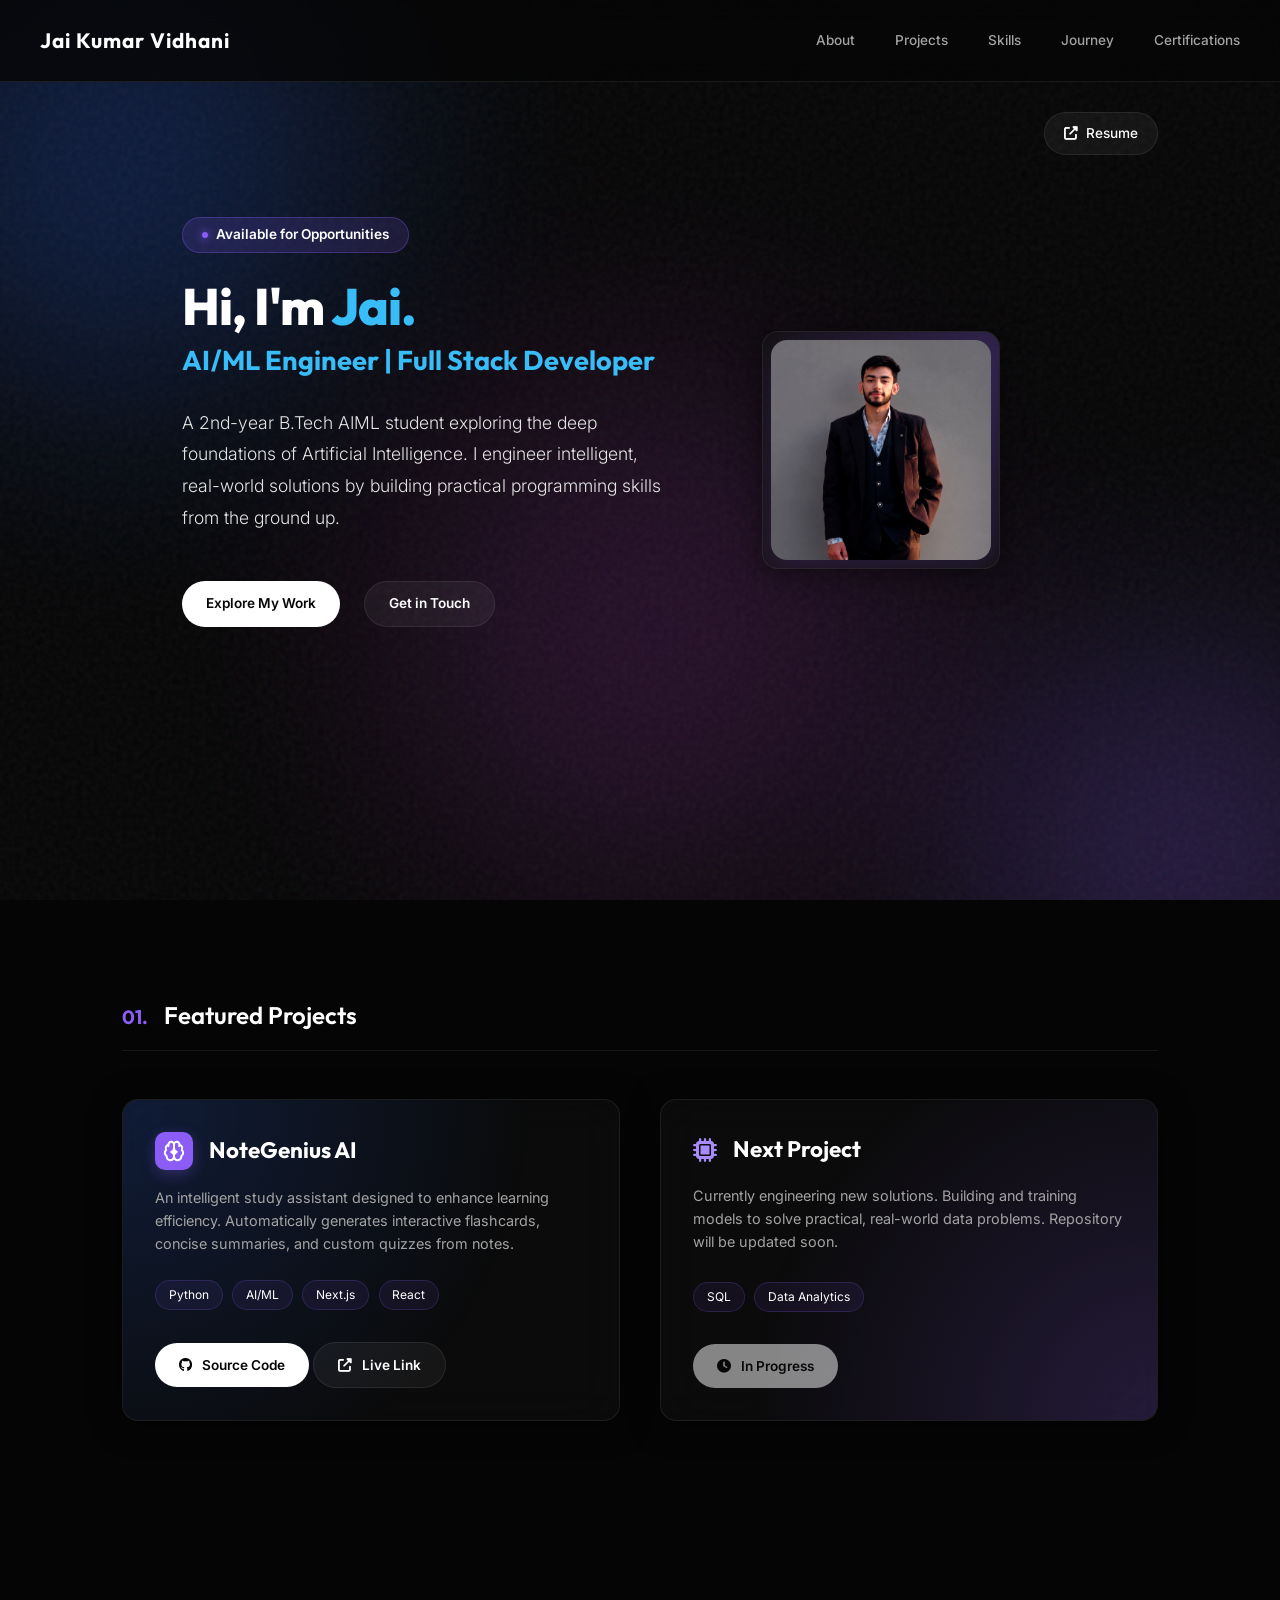
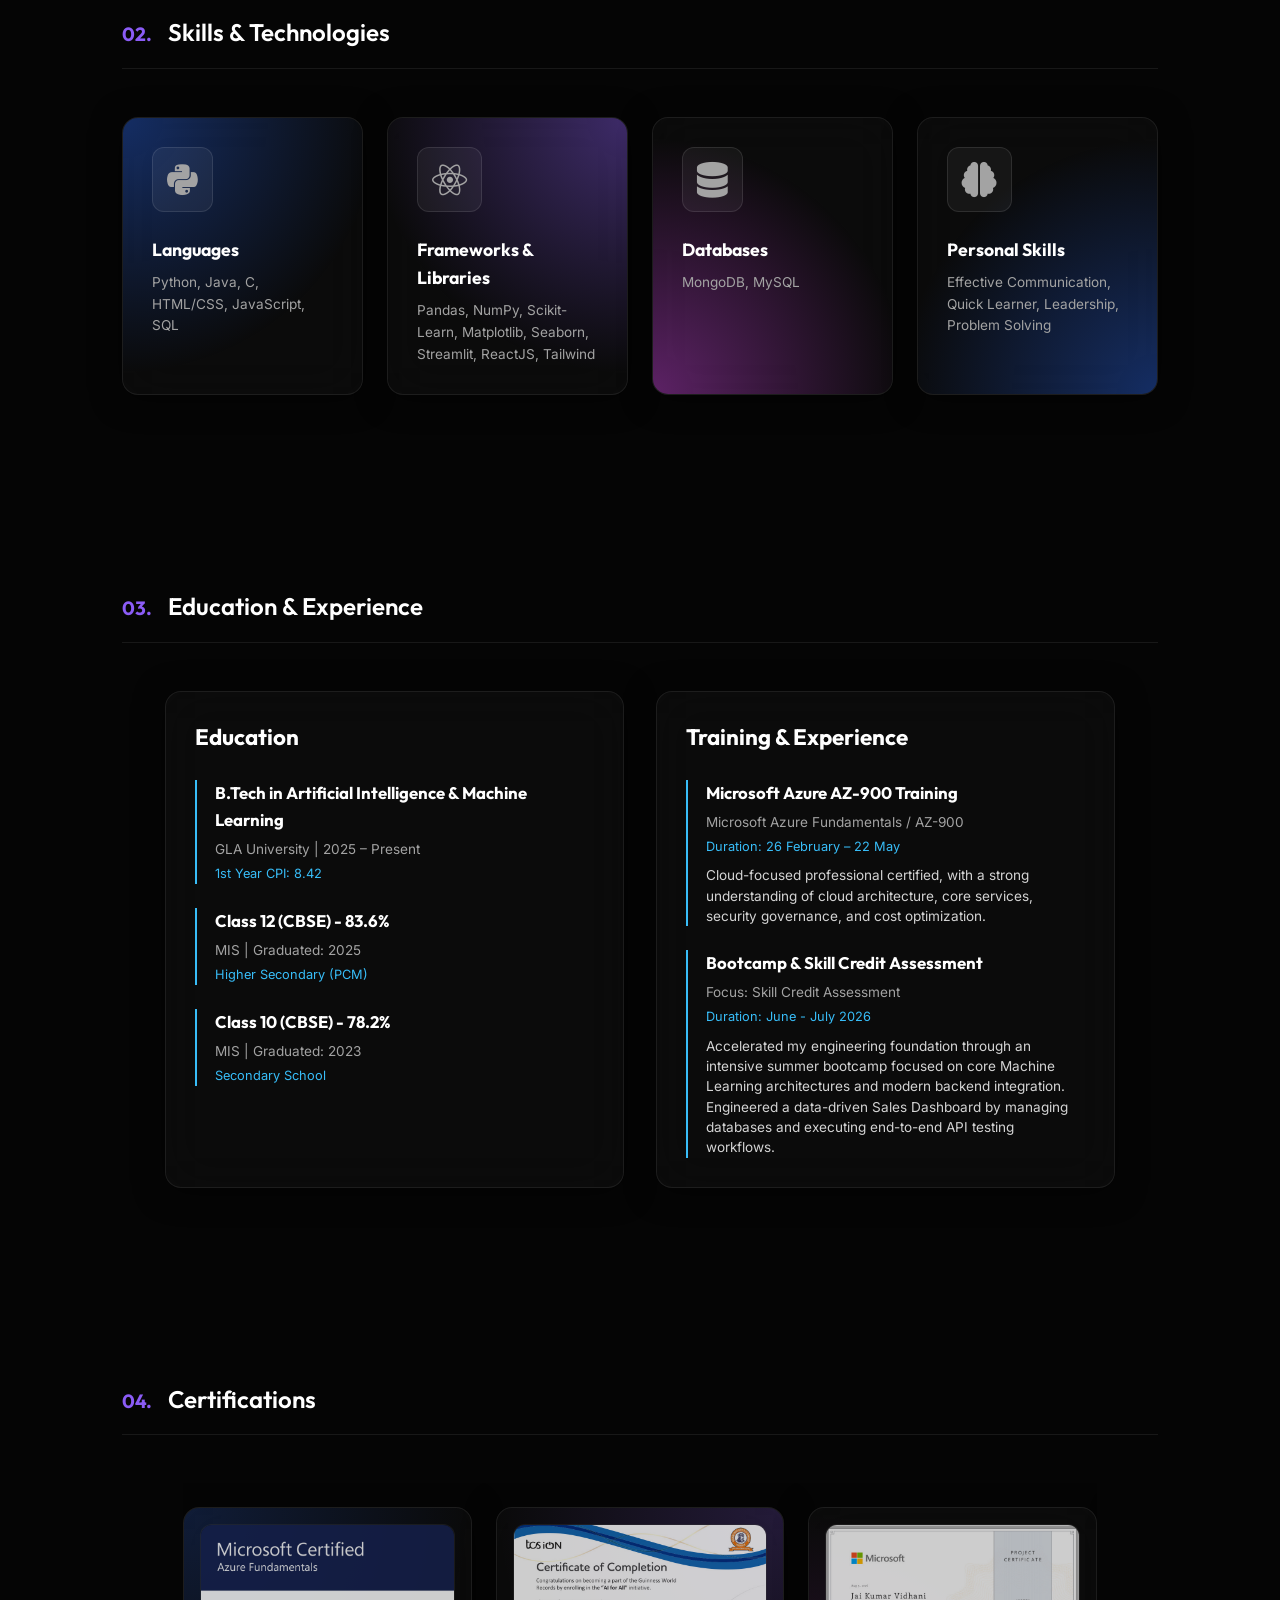
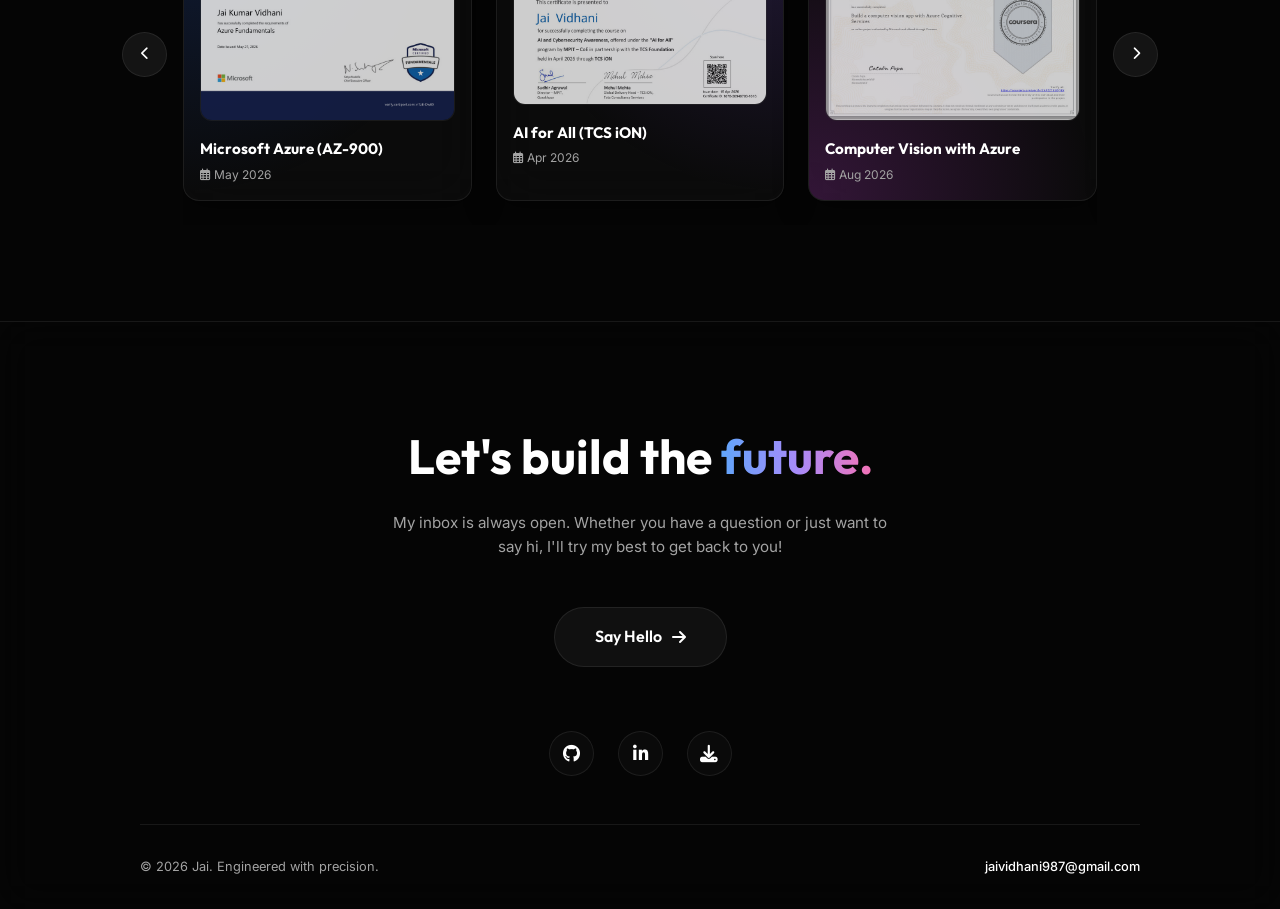
<file: index.html>
<!DOCTYPE html>
<html lang="en">
<head>
    <meta charset="UTF-8">
    <meta name="viewport" content="width=device-width, initial-scale=1.0">
    <title>Jai | AI/ML Portfolio</title>
    <link rel="stylesheet" href="style.css">
    <!-- Premium Tech Fonts -->
    <link href="https://fonts.googleapis.com/css2?family=Inter:wght@300;400;500;600&family=Outfit:wght@400;500;600;700;800&display=swap" rel="stylesheet">
    <!-- FontAwesome for Tech Logos -->
    <link rel="stylesheet" href="https://cdnjs.cloudflare.com/ajax/libs/font-awesome/6.4.0/css/all.min.css">
</head>
<body>
    <!-- Cosmic Aurora Background (Static) -->
    <div class="aurora-bg">
        <div class="blob blob-1"></div>
        <div class="blob blob-2"></div>
        <div class="blob blob-3"></div> 
        <div class="noise-overlay"></div>
    </div>

    <!-- Navigation -->
    <nav class="premium-nav">
        <div class="nav-brand">Jai Kumar Vidhani<span class="highlight"></span></div>
        <div class="nav-links">
            <a href="#about" class="hover-underline">About</a>
            <a href="#projects" class="hover-underline">Projects</a>
            <a href="#skills" class="hover-underline">Skills</a>
            <a href="#journey" class="hover-underline">Journey</a>
            <a href="#certifications" class="hover-underline">Certifications</a>
        </div>
    </nav>

    <main>
        <!-- 1. Hero Section (Split-Layout UX) -->
        <section id="about" class="hero section fade-in">
            
            <!-- Floating Resume Button (Top Right of About Section) -->
            <a href="assets/Resume.pdf" target="_blank" class="resume-top-right" title="View Resume">
                <i class="fas fa-external-link-alt"></i> Resume
            </a>

            <div class="hero-grid">
                
                <!-- Left Column: Content -->
                <div class="hero-content-left">
                    <!-- Intro Badge -->
                    <div class="status-badge">
                        <div class="static-dot"></div> Available for Opportunities
                    </div>
                    
                    <!-- Resized and Separated Identity Block -->
                    <h1 class="hero-name">Hi, I'm <span class="highlight-brand">Jai.</span></h1>
                    <h2 class="hero-role"><span class="highlight-brand">AI/ML Engineer | Full Stack Developer</span></h2>
                    
                    <p class="hero-bio">
                        A 2nd-year B.Tech AIML student exploring the deep foundations of Artificial Intelligence. I engineer intelligent, real-world solutions by building practical programming skills from the ground up.
                    </p>
                    
                    <!-- Clean Action Buttons -->
                    <div class="hero-actions">
                        <a href="#projects" class="static-btn primary-btn">Explore My Work</a>
                        <a href="mailto:jaividhani987@gmail.com" class="static-btn secondary-btn">Get in Touch</a>
                    </div>
                </div>

                <!-- Right Column: Visual Showcase -->
                <div class="hero-visual-right">
                    <div class="glass-panel avatar-showcase">
                        <div class="profile-avatar-container-new">
                            <!-- Updated to match your exact file name and capitalization! -->
                            <img src="assets/Pic.png" alt="Jai Kumar Vidhani" class="profile-avatar-new" onerror="this.src='https://via.placeholder.com/250/050505/8b5cf6?text=Jai'">
                        </div>
                        
                        <!-- Identity Block Under Avatar (Hidden per request) -->
                        <!-- <div class="showcase-identity">
                            <h3 class="showcase-name">Jai Kumar Vidhani</h3>
                            <p class="showcase-role">AIML ENGINEER</p>
                            <p class="showcase-location"><i class="fas fa-map-marker-alt"></i> Mathura, Uttar Pradesh, India</p>
                        </div> -->
                    </div>
                </div>
                
            </div>
        </section>

        <!-- 2. Featured Projects -->
        <section id="projects" class="section fade-in">
            <div class="section-header">
                <span class="section-number">01.</span>
                <h3 class="section-label">Featured Projects</h3>
            </div>
            
            <div class="projects-grid">
                <div class="glass-panel project-card">
                    <div class="project-header" style="gap: 1rem;">
                        <div class="custom-project-logo" style="background-color: var(--aurora-2); width: 38px; height: 38px; border-radius: 10px; display: flex; align-items: center; justify-content: center; box-shadow: 0 4px 15px rgba(139, 92, 246, 0.3); flex-shrink: 0;">
                            <svg xmlns="http://www.w3.org/2000/svg" width="22" height="22" viewBox="0 0 24 24" fill="none" stroke="white" stroke-width="2.2" stroke-linecap="round" stroke-linejoin="round"><path d="M12 5a3 3 0 1 0-5.997.125 4 4 0 0 0-2.526 5.77 4 4 0 0 0 .556 6.588A4 4 0 1 0 12 18Z"/><path d="M12 5a3 3 0 1 1 5.997.125 4 4 0 0 1 2.526 5.77 4 4 0 0 1-.556 6.588A4 4 0 1 1 12 18Z"/><path d="M15 13a4.5 4.5 0 0 1-3-4 4.5 4.5 0 0 1-3 4"/><path d="M17.599 6.5a3 3 0 0 0 .399-1.375"/><path d="M6.002 6.5A3 3 0 0 1 5.603 5.125"/><path d="M11.582 15a5.983 5.983 0 0 1-1.494-1.155"/><path d="M13.911 13.845a5.983 5.983 0 0 1-1.494 1.155"/></svg>
                        </div>
                        <h2>NoteGenius AI</h2>
                    </div>
                    <p>An intelligent study assistant designed to enhance learning efficiency. Automatically generates interactive flashcards, concise summaries, and custom quizzes from notes.</p>
                    <div class="tags">
                        <span>Python</span>
                        <span>AI/ML</span>
                        <span>Next.js</span>
                        <span>React</span>
                    </div>
                    <div class="project-actions">
                        <a href="https://github.com/jkvidhani/notegenius-ai" target="_blank" class="static-btn primary-btn"><i class="fab fa-github"></i> Source Code</a>
                        <a href="https://notegenius-ai-scholar.vercel.app" target="_blank" class="static-btn secondary-btn"><i class="fas fa-external-link-alt"></i> Live Link</a>
                    </div>
                </div>

                <div class="glass-panel project-card">
                    <div class="project-header">
                        <i class="fas fa-microchip section-icon"></i>
                        <h2>Next Project</h2>
                    </div>
                    <p>Currently engineering new solutions. Building and training models to solve practical, real-world data problems. Repository will be updated soon.</p>
                    <div class="tags">
                        <span>SQL</span>
                        <span>Data Analytics</span>
                    </div>
                    <div class="project-actions" style="margin-top: auto;">
                        <a href="#" class="static-btn primary-btn btn-disabled"><i class="fas fa-clock"></i> In Progress</a>
                    </div>
                </div>
            </div>
        </section>

        <!-- 3. Skills and Technologies -->
        <section id="skills" class="section fade-in">
            <div class="section-header">
                <span class="section-number">02.</span>
                <h3 class="section-label">Skills & Technologies</h3>
            </div>
            <div class="skills-grid">
                
                <div class="glass-panel skill-box">
                    <i class="fab fa-python skill-icon-single" title="Python"></i>
                    <h4>Languages</h4>
                    <p>Python, Java, C, HTML/CSS, JavaScript, SQL</p>
                </div>
                
                <div class="glass-panel skill-box">
                    <i class="fab fa-react skill-icon-single" title="ReactJS"></i>
                    <h4>Frameworks & Libraries</h4>
                    <p>Pandas, NumPy, Scikit-Learn, Matplotlib, Seaborn, Streamlit, ReactJS, Tailwind</p>
                </div>
                
                <div class="glass-panel skill-box">
                    <i class="fas fa-database skill-icon-single" title="SQL/NoSQL"></i>
                    <h4>Databases</h4>
                    <p>MongoDB, MySQL</p>
                </div>
                
                <div class="glass-panel skill-box">
                    <i class="fas fa-brain skill-icon-single" title="Problem Solving"></i>
                    <h4>Personal Skills</h4>
                    <p>Effective Communication, Quick Learner, Leadership, Problem Solving</p>
                </div>

            </div>
        </section>

        <!-- 4. Experience and Education -->
        <section id="journey" class="section fade-in">
            <div class="section-header">
                <span class="section-number">03.</span>
                <h3 class="section-label">Education & Experience</h3>
            </div>
            
            <div class="journey-grid">
                
                <!-- Education Column -->
                <div class="glass-panel journey-col">
                    <h3 class="journey-col-title">Education</h3>
                    <div class="journey-list">
                        <div class="journey-item">
                            <h4>B.Tech in Artificial Intelligence & Machine Learning</h4>
                            <p class="journey-subtitle">GLA University | 2025 – Present</p>
                            <p class="journey-meta">1st Year CPI: 8.42</p>
                        </div>
                        <div class="journey-item">
                            <h4>Class 12 (CBSE) - 83.6%</h4>
                            <p class="journey-subtitle">MIS | Graduated: 2025</p>
                            <p class="journey-meta">Higher Secondary (PCM)</p>
                        </div>
                        <div class="journey-item">
                            <h4>Class 10 (CBSE) - 78.2%</h4>
                            <p class="journey-subtitle">MIS | Graduated: 2023</p>
                            <p class="journey-meta">Secondary School</p>
                        </div>
                    </div>
                </div>

                <!-- Training & Experience Column -->
                <div class="glass-panel journey-col">
                    <h3 class="journey-col-title">Training & Experience</h3>
                    <div class="journey-list">
                        <div class="journey-item">
                            <h4>Microsoft Azure AZ-900 Training</h4>
                            <p class="journey-subtitle">Microsoft Azure Fundamentals / AZ-900</p>
                            <p class="journey-meta">Duration: 26 February – 22 May</p>
                            <p class="journey-desc" style="color: #d4d4d4; font-size: 0.85rem; margin-top: 0.5rem; line-height: 1.5;">Cloud-focused professional certified, with a strong understanding of cloud architecture, core services, security governance, and cost optimization.</p>
                        </div>
                        <div class="journey-item">
                            <h4>Bootcamp & Skill Credit Assessment</h4>
                            <p class="journey-subtitle">Focus: Skill Credit Assessment</p>
                            <p class="journey-meta">Duration: June - July 2026</p>
                            <p class="journey-desc" style="color: #d4d4d4; font-size: 0.85rem; margin-top: 0.5rem; line-height: 1.5;">Accelerated my engineering foundation through an intensive summer bootcamp focused on core Machine Learning architectures and modern backend integration. Engineered a data-driven Sales Dashboard by managing databases and executing end-to-end API testing workflows.</p>
                        </div>
                    </div>
                </div>

            </div>
        </section>

        <!-- 5. Certifications -->
        <section id="certifications" class="section fade-in">
            <div class="section-header">
                <span class="section-number">04.</span>
                <h3 class="section-label">Certifications</h3>
            </div>
            
            <div class="carousel-wrapper">
                <button class="carousel-btn prev-btn static-btn"><i class="fas fa-chevron-left"></i></button>
                
                <div class="carousel-track" id="cert-track">
                    <div class="glass-panel cert-card">
                        <div class="cert-image-container">
                            <a href="assets/az900-certificate.pdf" target="_blank">
                                <img src="assets/az900-certificate.jpg" alt="AZ-900" onerror="this.src='https://via.placeholder.com/400x250/050505/8b5cf6?text=Upload+az900.jpg'">
                            </a>
                        </div>
                        <div class="cert-info">
                            <h4>Microsoft Azure (AZ-900)</h4>
                            <p class="cert-date"><i class="far fa-calendar-alt"></i> May 2026</p>
                        </div>
                    </div>

                    <div class="glass-panel cert-card">
                        <div class="cert-image-container">
                            <a href="assets/tcs-ion-certificate.pdf" target="_blank">
                                <img src="assets/tcs-ion-certificate.jpg" alt="TCS iON" onerror="this.src='https://via.placeholder.com/400x250/050505/8b5cf6?text=Upload+tcs-ion.jpg'">
                            </a>
                        </div>
                        <div class="cert-info">
                            <h4>AI for All (TCS iON)</h4>
                            <p class="cert-date"><i class="far fa-calendar-alt"></i> Apr 2026</p>
                        </div>
                    </div>

                    <div class="glass-panel cert-card">
                        <div class="cert-image-container">
                            <a href="assets/coursera-certificate.pdf" target="_blank">
                                <img src="assets/coursera-certificate.jpg" alt="Coursera Azure Vision" onerror="this.src='https://via.placeholder.com/400x250/050505/2563eb?text=Coursera+Azure'">
                            </a>
                        </div>
                        <div class="cert-info">
                            <h4>Computer Vision with Azure</h4>
                            <p class="cert-date"><i class="far fa-calendar-alt"></i> Aug 2026</p>
                        </div>
                    </div>

                    <div class="glass-panel cert-card">
                        <div class="cert-image-container">
                            <a href="assets/oracle-certificate.pdf" target="_blank">
                                <img src="assets/oracle-certificate.jpg" alt="Oracle Agentic AI" onerror="this.src='https://via.placeholder.com/400x250/050505/d946ef?text=Oracle+Agentic+AI'">
                            </a>
                        </div>
                        <div class="cert-info">
                            <h4>Oracle Agentic AI Foundations</h4>
                            <p class="cert-date"><i class="far fa-calendar-alt"></i> Aug 2026</p>
                        </div>
                    </div>
                </div>

                <button class="carousel-btn next-btn static-btn"><i class="fas fa-chevron-right"></i></button>
            </div>
        </section>
    </main>

    <!-- 6. Connect -->
    <footer id="connect" class="premium-footer fade-in">
        <div class="footer-content">
            <h2>Let's build the <span class="text-gradient">future.</span></h2>
            <p class="footer-sub">My inbox is always open. Whether you have a question or just want to say hi, I'll try my best to get back to you!</p>
            
            <div class="footer-actions">
                <a href="mailto:jaividhani987@gmail.com" class="static-btn connect-btn">Say Hello <i class="fas fa-arrow-right"></i></a>
            </div>
            
            <div class="social-links-container">
                <a href="https://github.com/jkvidhani" target="_blank" class="static-btn icon-btn" title="GitHub"><i class="fab fa-github"></i></a>
                <a href="https://www.linkedin.com/in/jai-kumar-vidhani" target="_blank" class="static-btn icon-btn" title="LinkedIn"><i class="fab fa-linkedin-in"></i></a>
                <!-- Updated Resume Download Logo to a Download Icon -->
                <a href="assets/resume.pdf" download="Jai_Kumar_Vidhani_Resume.pdf" class="static-btn icon-btn" title="Download Resume"><i class="fas fa-download"></i></a>
            </div>

            <div class="footer-bottom">
                <p class="copyright">&copy; 2026 Jai. Engineered with precision.</p>
                <a href="mailto:jaividhani987@gmail.com" class="footer-email">jaividhani987@gmail.com</a>
            </div>
        </div>
    </footer>

    <script src="script.js"></script>
</body>
</html>
</file>
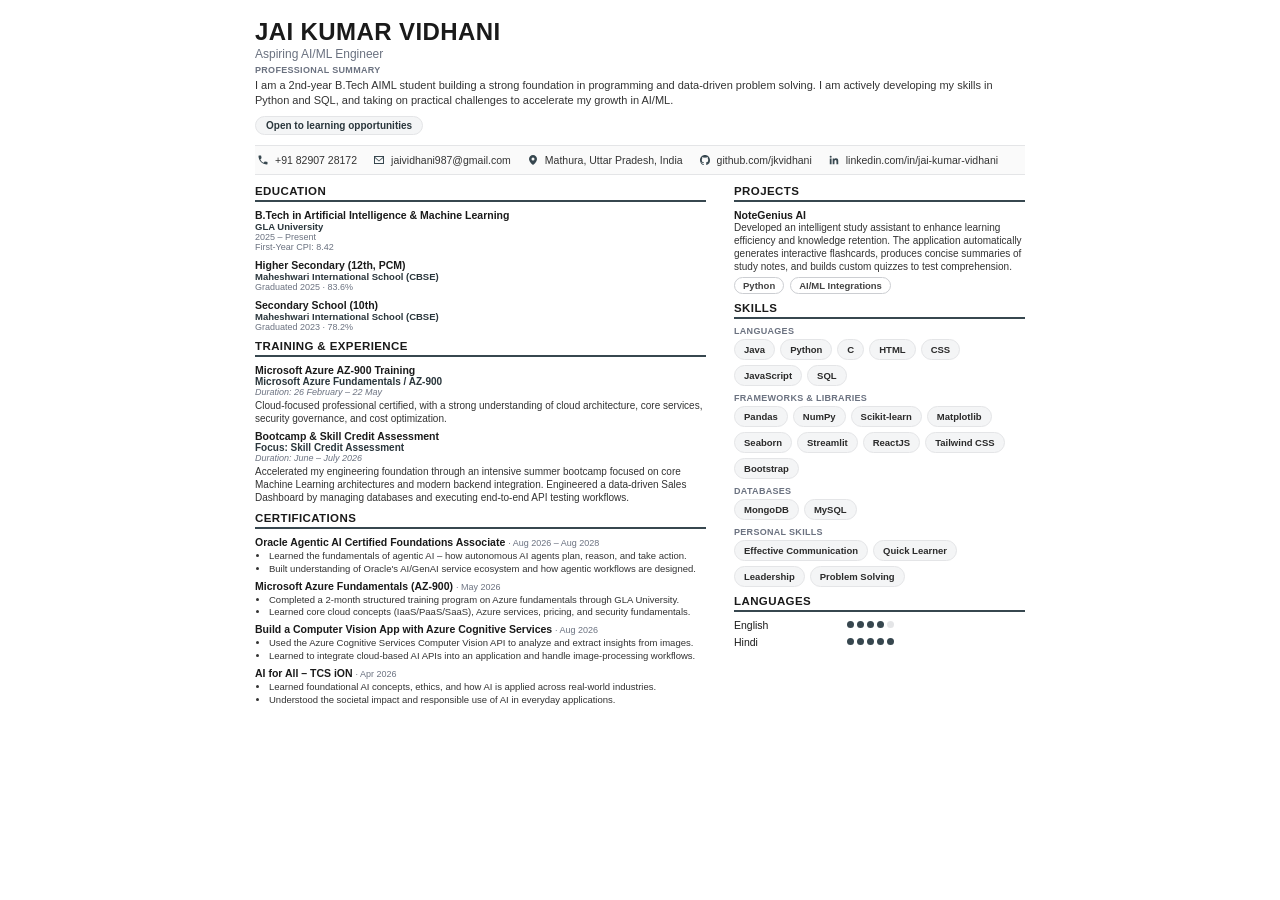
<file: assets/resume.html>
<!DOCTYPE html>
<html lang="en">
<head>
<meta charset="UTF-8">
<title>Jai Kumar Vidhani - Resume</title>
<style>
  :root{
    --purple:#37474F;
    --purple-dark:#2A363C;
    --ink:#1a1a1a;
    --gray:#6b7280;
    --line:#e4e5e7;
    --soft:#F4F5F6;
  }
  *{box-sizing:border-box;margin:0;padding:0;}
  html,body{ height:100%; }
  body{
    font-family:'Segoe UI',Arial,Helvetica,sans-serif;
    color:var(--ink);
    background:#fff;
    max-width:850px;
    margin:0 auto;
    padding:18px 40px 18px;
  }
  h1.name{
    font-size:24px;
    font-weight:800;
    letter-spacing:0.4px;
  }
  .role{
    font-size:12px;
    color:var(--gray);
    margin-top:1px;
    margin-bottom:4px;
  }
  .bio{
    font-size:11px;
    line-height:1.4;
    color:#333;
    max-width:760px;
  }
  .badge{
    display:inline-block;
    margin-top:7px;
    background:var(--soft);
    color:var(--purple-dark);
    border:1px solid var(--line);
    font-size:10px;
    font-weight:600;
    padding:3px 10px;
    border-radius:20px;
  }
  .contact-bar{
    margin-top:10px;
    background:#fafafa;
    border-top:1px solid var(--line);
    border-bottom:1px solid var(--line);
    padding:8px 2px;
    display:flex;
    flex-wrap:wrap;
    gap:16px;
    align-items:center;
  }
  .contact-bar a, .contact-bar span{
    color:#333;
    font-size:10.5px;
    text-decoration:none;
    display:flex;
    align-items:center;
    gap:6px;
  }
  .contact-bar a:hover{ text-decoration:underline; }
  .contact-bar svg{ width:12px; height:12px; fill:var(--purple); flex-shrink:0; }

  .layout{
    display:grid;
    grid-template-columns:1.55fr 1fr;
    gap:28px;
    margin-top:10px;
  }
  section{ margin-bottom:8px; }
  h2.sec-title{
    font-size:11.5px;
    font-weight:800;
    letter-spacing:0.4px;
    text-transform:uppercase;
    padding-bottom:3px;
    border-bottom:2px solid var(--purple);
    margin-bottom:7px;
  }

  /* Left column entries */
  .entry{ margin-bottom:5px; }
  .entry:last-child{ margin-bottom:0; }
  .entry-title{ font-size:10.5px; font-weight:700; }
  .entry-sub{ font-size:10px; color:var(--purple-dark); font-weight:600; margin-top:0; }
  .entry-meta{ font-size:9px; color:var(--gray); font-style:italic; margin-top:0; margin-bottom:2px; }
  .entry ul{ margin-left:14px; margin-top:2px; }
  .entry li{ font-size:9.5px; line-height:1.25; color:#333; margin-bottom:1px; }
  .entry p.desc{ font-size:10px; line-height:1.3; color:#333; }
  .tag-row{ margin-top:4px; display:flex; gap:6px; flex-wrap:wrap; }
  .tag-outline{
    font-size:9.5px;
    font-weight:600;
    color:#444;
    border:1px solid #ccced2;
    padding:2px 8px;
    border-radius:14px;
  }

  /* Right column */
  .pill-wrap{ display:flex; flex-wrap:wrap; gap:5px; }
  .pill{
    background:var(--soft);
    color:#2b2b2b;
    border:1px solid var(--line);
    font-size:9.5px;
    font-weight:600;
    padding:4px 9px;
    border-radius:14px;
    white-space:nowrap;
  }
  .skill-group{ margin-bottom:7px; }
  .skill-group:last-child{ margin-bottom:0; }
  .skill-group-label{ font-size:9px; font-weight:700; color:var(--gray); text-transform:uppercase; margin-bottom:3px; letter-spacing:0.3px; }

  .edu-entry{ margin-bottom:7px; }
  .edu-entry:last-child{ margin-bottom:0; }
  .edu-title{ font-size:10.5px; font-weight:700; }
  .edu-sub{ font-size:9.5px; color:var(--purple-dark); font-weight:600; margin-top:0; }
  .edu-meta{ font-size:9px; color:var(--gray); margin-top:0; }

  .course-entry{ margin-bottom:6px; }
  .course-entry:last-child{ margin-bottom:0; }
  .course-title{ font-size:10.5px; font-weight:700; }
  .course-sub{ font-size:9.5px; color:var(--gray); margin-top:0; }

  .lang-row{ display:flex; justify-content:space-between; align-items:center; margin-bottom:5px; font-size:10.5px; max-width:160px; }
  .dots{ display:flex; gap:3px; }
  .dot{ width:7px; height:7px; border-radius:50%; background:var(--line); }
  .dot.filled{ background:var(--purple); }

  @page{ size:A4; margin:0; }
  @media print{
    html,body{ width:210mm; height:297mm; }
    body{ padding:10mm 14mm; }
    a{ color:inherit; }
    .layout{ page-break-inside:avoid; }
    section{ page-break-inside:avoid; }
  }
</style>
</head>
<body>

  <h1 class="name">JAI KUMAR VIDHANI</h1>
  <div class="role">Aspiring AI/ML Engineer</div>
  <div class="skill-group-label" style="margin-top:2px;">Professional Summary</div>
  <p class="bio">I am a 2nd-year B.Tech AIML student building a strong foundation in programming and data-driven problem solving. I am actively developing my skills in Python and SQL, and taking on practical challenges to accelerate my growth in AI/ML.</p>
  <span class="badge">Open to learning opportunities</span>

  <div class="contact-bar">
    <a href="tel:+918290728172">
      <svg viewBox="0 0 24 24"><path d="M6.6 10.8c1.4 2.8 3.8 5.1 6.6 6.6l2.2-2.2c.3-.3.7-.4 1-.2 1.1.4 2.3.6 3.6.6.6 0 1 .4 1 1V20c0 .6-.4 1-1 1C10.6 21 3 13.4 3 4c0-.6.4-1 1-1h3.5c.6 0 1 .4 1 1 0 1.2.2 2.4.6 3.6.1.4 0 .8-.2 1L6.6 10.8z"/></svg>
      +91 82907 28172
    </a>
    <a href="mailto:jaividhani987@gmail.com">
      <svg viewBox="0 0 24 24"><path d="M2 4h20v16H2V4zm2 2v.01L12 13l8-6.99V6H4zm16 12V8.24l-8 7-8-7V18h16z"/></svg>
      jaividhani987@gmail.com
    </a>
    <span>
      <svg viewBox="0 0 24 24"><path d="M12 2C7.6 2 4 5.6 4 10c0 6 8 12 8 12s8-6 8-12c0-4.4-3.6-8-8-8zm0 11a3 3 0 110-6 3 3 0 010 6z"/></svg>
      Mathura, Uttar Pradesh, India
    </span>
    <a href="https://github.com/jkvidhani" target="_blank" rel="noopener">
      <svg viewBox="0 0 24 24"><path d="M12 2C6.48 2 2 6.58 2 12.25c0 4.53 2.87 8.37 6.84 9.73.5.1.68-.22.68-.49 0-.24-.01-.87-.01-1.71-2.78.62-3.37-1.37-3.37-1.37-.45-1.18-1.11-1.5-1.11-1.5-.91-.64.07-.62.07-.62 1 .07 1.53 1.05 1.53 1.05.89 1.57 2.34 1.12 2.91.85.09-.66.35-1.12.63-1.38-2.22-.26-4.56-1.14-4.56-5.06 0-1.12.39-2.03 1.03-2.75-.1-.26-.45-1.31.1-2.73 0 0 .84-.27 2.75 1.05a9.29 9.29 0 015 0c1.91-1.32 2.75-1.05 2.75-1.05.55 1.42.2 2.47.1 2.73.64.72 1.03 1.63 1.03 2.75 0 3.93-2.34 4.79-4.57 5.05.36.32.68.94.68 1.9 0 1.37-.01 2.48-.01 2.82 0 .27.18.6.69.49A10.26 10.26 0 0022 12.25C22 6.58 17.52 2 12 2z"/></svg>
      github.com/jkvidhani
    </a>
    <a href="https://www.linkedin.com/in/jai-kumar-vidhani" target="_blank" rel="noopener">
      <svg viewBox="0 0 24 24"><path d="M20.45 20.45h-3.55v-5.57c0-1.33-.02-3.03-1.85-3.03-1.85 0-2.14 1.45-2.14 2.94v5.66H9.36V9h3.41v1.56h.05c.48-.9 1.64-1.85 3.38-1.85 3.61 0 4.28 2.38 4.28 5.47v6.27zM5.34 7.43a2.06 2.06 0 110-4.12 2.06 2.06 0 010 4.12zM7.12 20.45H3.56V9h3.56v11.45z"/></svg>
      linkedin.com/in/jai-kumar-vidhani
    </a>
  </div>

  <div class="layout">
    <!-- LEFT COLUMN -->
    <div>
      <section>
        <h2 class="sec-title">Education</h2>
        <div class="edu-entry">
          <div class="edu-title">B.Tech in Artificial Intelligence &amp; Machine Learning</div>
          <div class="edu-sub">GLA University</div>
          <div class="edu-meta">2025 &ndash; Present</div>
          <div class="edu-meta">First-Year CPI: 8.42</div>
        </div>
        <div class="edu-entry">
          <div class="edu-title">Higher Secondary (12th, PCM)</div>
          <div class="edu-sub">Maheshwari International School (CBSE)</div>
          <div class="edu-meta">Graduated 2025 &middot; 83.6%</div>
        </div>
        <div class="edu-entry">
          <div class="edu-title">Secondary School (10th)</div>
          <div class="edu-sub">Maheshwari International School (CBSE)</div>
          <div class="edu-meta">Graduated 2023 &middot; 78.2%</div>
        </div>
      </section>

      <section>
        <h2 class="sec-title">Training &amp; Experience</h2>
        <div class="entry">
          <div class="entry-title">Microsoft Azure AZ-900 Training</div>
          <div class="entry-sub">Microsoft Azure Fundamentals / AZ-900</div>
          <div class="entry-meta">Duration: 26 February &ndash; 22 May</div>
          <p class="desc">Cloud-focused professional certified, with a strong understanding of cloud architecture, core services, security governance, and cost optimization.</p>
        </div>
        <div class="entry">
          <div class="entry-title">Bootcamp &amp; Skill Credit Assessment</div>
          <div class="entry-sub">Focus: Skill Credit Assessment</div>
          <div class="entry-meta">Duration: June &ndash; July 2026</div>
          <p class="desc">Accelerated my engineering foundation through an intensive summer bootcamp focused on core Machine Learning architectures and modern backend integration. Engineered a data-driven Sales Dashboard by managing databases and executing end-to-end API testing workflows.</p>
        </div>
      </section>

      <section>
        <h2 class="sec-title">Certifications</h2>
        <div class="entry">
          <div class="entry-title">Oracle Agentic AI Certified Foundations Associate <span style="font-weight:400;color:var(--gray);font-size:9px;">&middot; Aug 2026 &ndash; Aug 2028</span></div>
          <ul>
            <li>Learned the fundamentals of agentic AI &ndash; how autonomous AI agents plan, reason, and take action.</li>
            <li>Built understanding of Oracle's AI/GenAI service ecosystem and how agentic workflows are designed.</li>
          </ul>
        </div>
        <div class="entry">
          <div class="entry-title">Microsoft Azure Fundamentals (AZ-900) <span style="font-weight:400;color:var(--gray);font-size:9px;">&middot; May 2026</span></div>
          <ul>
            <li>Completed a 2-month structured training program on Azure fundamentals through GLA University.</li>
            <li>Learned core cloud concepts (IaaS/PaaS/SaaS), Azure services, pricing, and security fundamentals.</li>
          </ul>
        </div>
        <div class="entry">
          <div class="entry-title">Build a Computer Vision App with Azure Cognitive Services <span style="font-weight:400;color:var(--gray);font-size:9px;">&middot; Aug 2026</span></div>
          <ul>
            <li>Used the Azure Cognitive Services Computer Vision API to analyze and extract insights from images.</li>
            <li>Learned to integrate cloud-based AI APIs into an application and handle image-processing workflows.</li>
          </ul>
        </div>
        <div class="entry">
          <div class="entry-title">AI for All &ndash; TCS iON <span style="font-weight:400;color:var(--gray);font-size:9px;">&middot; Apr 2026</span></div>
          <ul>
            <li>Learned foundational AI concepts, ethics, and how AI is applied across real-world industries.</li>
            <li>Understood the societal impact and responsible use of AI in everyday applications.</li>
          </ul>
        </div>
      </section>
    </div>

    <!-- RIGHT COLUMN -->
    <div>
      <section>
        <h2 class="sec-title">Projects</h2>
        <div class="entry">
          <div class="entry-title">NoteGenius AI</div>
          <p class="desc">Developed an intelligent study assistant to enhance learning efficiency and knowledge retention. The application automatically generates interactive flashcards, produces concise summaries of study notes, and builds custom quizzes to test comprehension.</p>
          <div class="tag-row">
            <span class="tag-outline">Python</span>
            <span class="tag-outline">AI/ML Integrations</span>
          </div>
        </div>
      </section>

      <section>
        <h2 class="sec-title">Skills</h2>
        <div class="skill-group">
          <div class="skill-group-label">Languages</div>
          <div class="pill-wrap">
            <span class="pill">Java</span><span class="pill">Python</span><span class="pill">C</span>
            <span class="pill">HTML</span><span class="pill">CSS</span><span class="pill">JavaScript</span><span class="pill">SQL</span>
          </div>
        </div>
        <div class="skill-group">
          <div class="skill-group-label">Frameworks &amp; Libraries</div>
          <div class="pill-wrap">
            <span class="pill">Pandas</span><span class="pill">NumPy</span><span class="pill">Scikit-learn</span>
            <span class="pill">Matplotlib</span><span class="pill">Seaborn</span><span class="pill">Streamlit</span>
            <span class="pill">ReactJS</span><span class="pill">Tailwind CSS</span><span class="pill">Bootstrap</span>
          </div>
        </div>
        <div class="skill-group">
          <div class="skill-group-label">Databases</div>
          <div class="pill-wrap">
            <span class="pill">MongoDB</span><span class="pill">MySQL</span>
          </div>
        </div>
        <div class="skill-group">
          <div class="skill-group-label">Personal Skills</div>
          <div class="pill-wrap">
            <span class="pill">Effective Communication</span><span class="pill">Quick Learner</span>
            <span class="pill">Leadership</span><span class="pill">Problem Solving</span>
          </div>
        </div>
      </section>  

      <section>
        <h2 class="sec-title">Languages</h2>
        <div class="lang-row">
          <span>English</span>
          <div class="dots">
            <div class="dot filled"></div><div class="dot filled"></div><div class="dot filled"></div><div class="dot filled"></div><div class="dot"></div>
          </div>
        </div>
        <div class="lang-row">
          <span>Hindi</span>
          <div class="dots">
            <div class="dot filled"></div><div class="dot filled"></div><div class="dot filled"></div><div class="dot filled"></div><div class="dot filled"></div>
          </div>
        </div>
      </section>
    </div>
  </div>

</body>
</html>
</file>
<file: style.css>
:root {
    /* Theme: Dark Cosmic Glass */
    --bg-black: #050505; 
    --glass-bg: rgba(20, 20, 20, 0.4);
    --glass-border: rgba(255, 255, 255, 0.08);
    --glass-hover: rgba(255, 255, 255, 0.15);
    
    /* Cosmic Accents */
    --aurora-1: #2563eb; /* Electric Blue */
    --aurora-2: #8b5cf6; /* Cosmic Violet */
    --aurora-3: #d946ef; /* Soft Fuchsia */
    --accent: #a78bfa;   /* Light Violet Highlight */
    
    /* Typography */
    --text-pure: #ffffff;
    --text-muted: #a3a3a3;
    
    --font-display: 'Outfit', sans-serif;
    --font-body: 'Inter', sans-serif;
}

* { margin: 0; padding: 0; box-sizing: border-box; }
html { scroll-behavior: auto; }

body {
    background-color: var(--bg-black); color: var(--text-pure);
    font-family: var(--font-body); overflow-x: hidden;
    line-height: 1.6; font-size: 0.95rem; 
}

/* --- Cosmic Aurora Background (Static) --- */
.aurora-bg {
    position: fixed; top: 0; left: 0; width: 100vw; height: 100vh;
    z-index: -1; overflow: hidden; background: var(--bg-black);
}
.blob {
    position: absolute; border-radius: 50%; filter: blur(120px); opacity: 0.25;
}
.blob-1 { width: 500px; height: 500px; background: var(--aurora-1); top: -10%; left: -10%; }
.blob-2 { width: 450px; height: 450px; background: var(--aurora-2); bottom: -20%; right: -10%; }
.blob-3 { width: 550px; height: 550px; background: var(--aurora-3); top: 40%; left: 30%; opacity: 0.15; }

.noise-overlay {
    position: absolute; top: 0; left: 0; width: 100%; height: 100%;
    background-image: url('data:image/svg+xml,%3Csvg viewBox="0 0 200 200" xmlns="http://www.w3.org/2000/svg"%3E%3Cfilter id="noiseFilter"%3E%3CfeTurbulence type="fractalNoise" baseFrequency="0.8" numOctaves="3" stitchTiles="stitch"/%3E%3C/filter%3E%3Crect width="100%25" height="100%25" filter="url(%23noiseFilter)" opacity="0.05"/%3E%3C/svg%3E');
    pointer-events: none;
}

/* --- Layout Utils --- */
.section { padding: 6rem 2rem; max-width: 1100px; margin: 0 auto; }
.section-header {
    display: flex; align-items: baseline; gap: 1rem; margin-bottom: 3rem;
    border-bottom: 1px solid var(--glass-border); padding-bottom: 1rem;
}
.section-number { font-family: var(--font-display); font-size: 1.2rem; color: var(--aurora-2); font-weight: 700; }
.section-label { font-family: var(--font-display); font-size: 1.5rem; font-weight: 600; color: var(--text-pure); }
.text-gradient { background: linear-gradient(to right, #60a5fa 0%, #a78bfa 50%, #f472b6 100%); -webkit-background-clip: text; -webkit-text-fill-color: transparent; }
.highlight-text { color: var(--accent); font-weight: 600; }

/* Custom High-Contrast Text Color for Name & Title */
.highlight-brand { color: #38bdf8; } /* Light Blue */

/* --- Global Glassmorphism Panel Setup (Static) --- */
.glass-panel {
    position: relative; overflow: hidden; z-index: 1;
    background: var(--glass-bg); border: 1px solid var(--glass-border);
    backdrop-filter: blur(24px); -webkit-backdrop-filter: blur(24px);
    border-radius: 16px; padding: 2rem; box-shadow: 0 4px 30px rgba(0, 0, 0, 0.5);
}

.glass-panel::before {
    content: ''; position: absolute; top: 0; left: 0; width: 100%; height: 100%;
    z-index: -1; opacity: 1; 
}
.glass-panel:hover { border-color: var(--glass-hover); background: rgba(30, 30, 30, 0.5); }

/* --- Navigation --- */
.premium-nav {
    position: fixed; top: 0; width: 100%; padding: 1.5rem 2.5rem; display: flex; justify-content: space-between; align-items: center;
    z-index: 100; background: rgba(5, 5, 5, 0.8); backdrop-filter: blur(12px); border-bottom: 1px solid var(--glass-border);
}
.nav-brand { font-family: var(--font-display); font-weight: 700; font-size: 1.3rem; letter-spacing: 1px; }
.nav-brand .highlight { color: var(--aurora-2); }
.nav-links { display: flex; gap: 2.5rem; font-size: 0.85rem; font-weight: 500; }
.hover-underline { position: relative; text-decoration: none; color: var(--text-muted); }
.hover-underline:hover { color: var(--text-pure); }
.hover-underline::after { content: ''; position: absolute; width: 0; height: 1px; bottom: -4px; left: 0; background-color: var(--accent); }
.hover-underline:hover::after { width: 100%; }

/* --- NEW Hero Section (Split Layout UX) --- */
.hero { 
    min-height: 100vh; 
    display: flex; 
    align-items: center; 
    padding-top: 6rem; 
    position: relative; 
}

/* Floating Resume Button */
.resume-top-right {
    position: absolute;
    top: 7rem;
    right: 2rem;
    display: inline-flex;
    align-items: center;
    gap: 8px;
    background: rgba(255,255,255,0.05);
    border: 1px solid var(--glass-border);
    padding: 0.6rem 1.2rem;
    border-radius: 50px;
    color: var(--text-pure);
    text-decoration: none;
    font-size: 0.85rem;
    font-weight: 500;
    z-index: 10;
    transition: background 0.3s, border-color 0.3s;
}

.resume-top-right:hover {
    background: rgba(255,255,255,0.1);
    border-color: var(--text-pure);
}

.hero-grid {
    display: grid;
    grid-template-columns: 1.15fr 0.85fr;
    gap: 4rem;
    align-items: center;
    width: 100%;
}

.hero-content-left {
    display: flex;
    flex-direction: column;
    align-items: flex-start;
    text-align: left;
    padding-left: 60px; /* Pushes the entire text block to the right */
}

.hero-content-left .status-badge {
    margin-bottom: 1.5rem;
}

.status-badge {
    display: inline-flex; align-items: center; gap: 8px; background: rgba(139, 92, 246, 0.15); border: 1px solid rgba(139, 92, 246, 0.3);
    padding: 0.4rem 1.2rem; border-radius: 50px; font-size: 0.85rem; margin-bottom: 2rem; color: var(--text-pure); font-weight: 600;
}
.static-dot {
    width: 6px; height: 6px; background: var(--aurora-2); border-radius: 50%;
    box-shadow: 0 0 8px var(--aurora-2);
}

/* Reduced size for "Hi, I'm Jai." */
.hero-name { 
    font-family: var(--font-display); 
    font-size: clamp(2.5rem, 4vw, 3.5rem); 
    line-height: 1.15; 
    margin-bottom: 0.2rem; 
    letter-spacing: -1px; 
    font-weight: 800; 
}

/* New class strictly for the titles to keep them on one line */
.hero-role {
    font-family: var(--font-display);
    font-size: clamp(1.2rem, 2.2vw, 1.7rem); 
    margin-bottom: 1.5rem;
    font-weight: 700;
    white-space: nowrap; /* Forces text to stay on one line */
}

.hero-bio { 
    color: #e5e5e5; 
    margin-bottom: 3rem; 
    max-width: 550px; 
    font-size: 1.1rem; 
    line-height: 1.8; 
    font-weight: 300; 
}

.hero-actions { 
    display: flex; 
    gap: 1.5rem; 
    margin-bottom: 3.5rem; 
    flex-wrap: wrap; 
}
.secondary-btn {
    display: inline-flex; align-items: center; gap: 10px; background: rgba(255,255,255,0.05); color: var(--text-pure);
    padding: 0.7rem 1.5rem; border-radius: 50px; text-decoration: none; font-weight: 600; font-size: 0.85rem;
    border: 1px solid var(--glass-border); 
}
.secondary-btn:hover { background: rgba(255,255,255,0.1); border-color: var(--text-pure); }

/* Right Column & Showcase Styling */
.hero-visual-right {
    display: flex;
    justify-content: center;
    align-items: center;
    position: relative;
}

.avatar-showcase {
    padding: 0.5rem; 
    width: fit-content; 
    display: flex;
    flex-direction: column;
    align-items: center;
    text-align: center;
    background: rgba(20, 20, 20, 0.6);
    transform: translateX(-70px); 
}

.avatar-showcase::before {
    background: radial-gradient(circle at top right, rgba(139, 92, 246, 0.25), transparent 70%);
}

.profile-avatar-container-new {
    width: 220px;  
    height: 220px; 
    border-radius: 16px; 
    overflow: hidden;
    border: none; 
    box-shadow: 0 10px 30px rgba(139, 92, 246, 0.15);
    margin-bottom: 0; 
}

.profile-avatar-new {
    width: 100%;
    height: 100%;
    object-fit: cover;
    filter: grayscale(10%) contrast(1.1);
}

/* Styles for text directly under the photo (Available if uncommented in HTML) */
.showcase-identity {
    display: flex;
    flex-direction: column;
    gap: 0.4rem;
    margin-top: 1.5rem; 
}
.showcase-name { font-family: var(--font-display); font-size: 1.25rem; font-weight: 700; color: var(--text-pure); }
.showcase-role { font-size: 0.8rem; font-weight: 600; letter-spacing: 1px; color: var(--accent); }
.showcase-location { font-size: 0.85rem; color: var(--text-muted); margin-top: 0.2rem; }

/* --- Projects --- */
.projects-grid { display: grid; grid-template-columns: repeat(auto-fit, minmax(320px, 1fr)); gap: 2.5rem; }
.project-card { display: flex; flex-direction: column; padding: 2rem; height: 100%; }

.project-card:nth-child(1)::before { background: radial-gradient(circle at top left, rgba(37, 99, 235, 0.20), transparent 70%); }
.project-card:nth-child(2)::before { background: radial-gradient(circle at bottom right, rgba(139, 92, 246, 0.20), transparent 70%); }

.project-header { display: flex; align-items: center; gap: 1rem; margin-bottom: 1rem; }
.section-icon { font-size: 1.5rem; color: var(--accent); }
.project-header h2 { font-family: var(--font-display); font-size: 1.4rem; }
.project-card p { color: var(--text-muted); font-size: 0.9rem; margin-bottom: 1.5rem; flex-grow: 1; }
.tags { display: flex; gap: 0.6rem; margin-bottom: 2rem; flex-wrap: wrap; }
.tags span {
    background: rgba(139, 92, 246, 0.08); color: var(--text-pure);
    padding: 0.3rem 0.8rem; border-radius: 50px; font-size: 0.75rem; border: 1px solid rgba(139, 92, 246, 0.2);
}
.primary-btn {
    display: inline-flex; align-items: center; gap: 10px; background: var(--text-pure); color: var(--bg-black);
    padding: 0.7rem 1.5rem; border-radius: 50px; text-decoration: none; font-weight: 600; font-size: 0.85rem; width: fit-content;
}
.btn-disabled { opacity: 0.5; }

/* --- Skills --- */
.skills-grid { display: grid; grid-template-columns: repeat(auto-fit, minmax(220px, 1fr)); gap: 1.5rem; }
.skill-box { padding: 1.8rem; }

.skill-box.glass-panel:nth-child(1)::before { background: radial-gradient(circle at top left, rgba(37, 99, 235, 0.40), transparent 70%); }
.skill-box.glass-panel:nth-child(2)::before { background: radial-gradient(circle at top right, rgba(139, 92, 246, 0.40), transparent 70%); }
.skill-box.glass-panel:nth-child(3)::before { background: radial-gradient(circle at bottom left, rgba(217, 70, 239, 0.40), transparent 70%); }
.skill-box.glass-panel:nth-child(4)::before { background: radial-gradient(circle at bottom right, rgba(37, 99, 235, 0.40), transparent 70%); }

.skill-icon-single { 
    font-size: 2.2rem; color: var(--text-muted);
    background: rgba(255,255,255,0.05); padding: 14px; border-radius: 12px; 
    border: 1px solid rgba(255,255,255,0.1); display: inline-block; margin-bottom: 1.5rem;
}
.skill-box:hover .skill-icon-single { color: var(--accent); border-color: var(--accent); }
.skill-box h4 { font-family: var(--font-display); font-size: 1.1rem; margin-bottom: 0.5rem; }
.skill-box p { color: var(--text-muted); font-size: 0.85rem; line-height: 1.6; }

/* --- Journey Section --- */
.journey-grid { display: grid; grid-template-columns: 1fr 1fr; gap: 2rem; max-width: 950px; margin: 0 auto; }
.journey-col { padding: 1.8rem; }
.journey-col-title { font-family: var(--font-display); font-size: 1.4rem; font-weight: 700; margin-bottom: 1.5rem; color: var(--text-pure); }
.journey-list { display: flex; flex-direction: column; gap: 1.5rem; }
.journey-item { position: relative; padding-left: 18px; border-left: 2px solid #38bdf8; }
.journey-item h4 { font-family: var(--font-display); font-size: 1.05rem; color: var(--text-pure); margin-bottom: 0.3rem; }
.journey-subtitle { color: var(--text-muted); font-size: 0.85rem; margin-bottom: 0.2rem; }
.journey-meta { color: #38bdf8; font-size: 0.8rem; }

@media (max-width: 900px) {
    .journey-grid { grid-template-columns: 1fr; }
}

/* --- Certifications --- */
.carousel-wrapper { display: flex; align-items: center; justify-content: space-between; gap: 1rem; width: 100%; }
.carousel-track {
    display: flex; gap: 1.5rem; overflow-x: auto; 
    -ms-overflow-style: none; scrollbar-width: none; flex: 1; padding: 1.5rem 0; 
}
.carousel-track::-webkit-scrollbar { display: none; }
.cert-card {
    flex: 0 0 calc(33.333% - 1rem); min-width: 250px; padding: 1rem; display: flex; flex-direction: column;
}

.cert-card:nth-child(1)::before { background: radial-gradient(circle at top left, rgba(37, 99, 235, 0.20), transparent 70%); }
.cert-card:nth-child(2)::before { background: radial-gradient(circle at top right, rgba(139, 92, 246, 0.20), transparent 70%); }
.cert-card:nth-child(3)::before { background: radial-gradient(circle at bottom left, rgba(217, 70, 239, 0.20), transparent 70%); }
.cert-card:nth-child(4)::before { background: radial-gradient(circle at bottom right, rgba(37, 99, 235, 0.20), transparent 70%); }

.cert-image-container {
    width: 100%; height: auto; border-radius: 12px; overflow: hidden; margin-bottom: 1rem;
    border: 1px solid var(--glass-border); background: rgba(0,0,0,0.3);
}
.cert-image-container img { width: 100%; height: auto; object-fit: contain; opacity: 0.8; display: block; }
.cert-card:hover .cert-image-container img { opacity: 1; }
.cert-info h4 { font-family: var(--font-display); font-size: 0.95rem; margin-bottom: 0.2rem; }
.cert-date { color: var(--text-muted); font-size: 0.75rem; }

.carousel-btn {
    background: rgba(30, 30, 30, 0.6); border: 1px solid var(--glass-border); color: var(--text-pure);
    width: 45px; height: 45px; border-radius: 50%; display: flex; justify-content: center; align-items: center;
    z-index: 10; flex-shrink: 0; 
}
.carousel-btn:hover { background: var(--aurora-2); border-color: var(--aurora-2); }

/* --- Connect / Footer --- */
.premium-footer {
    padding: 6rem 2rem 2rem; background: rgba(5, 5, 5, 0.8);
    border-top: 1px solid var(--glass-border); text-align: center; backdrop-filter: blur(20px);
}
.premium-footer h2 { font-family: var(--font-display); font-size: clamp(2rem, 4vw, 3rem); margin-bottom: 1rem; }
.footer-sub { color: var(--text-muted); max-width: 500px; margin: 0 auto 3rem; font-size: 0.95rem; }
.connect-btn {
    display: inline-flex; align-items: center; gap: 10px; font-family: var(--font-display); font-size: 1rem; font-weight: 600;
    color: var(--text-pure); background: rgba(255,255,255,0.05); padding: 1rem 2.5rem;
    border: 1px solid var(--glass-border); border-radius: 50px; text-decoration: none; margin-bottom: 4rem; 
}
.connect-btn:hover { background: rgba(255,255,255,0.1); border-color: var(--text-pure); }
.social-links-container { display: flex; justify-content: center; gap: 1.5rem; margin-bottom: 3rem; }
.icon-btn {
    width: 45px; height: 45px; border-radius: 50%; background: var(--glass-bg); border: 1px solid var(--glass-border);
    display: flex; align-items: center; justify-content: center; color: var(--text-pure); font-size: 1.1rem; text-decoration: none;
}
.footer-bottom {
    display: flex; justify-content: space-between; align-items: center; max-width: 1000px; margin: 0 auto;
    padding-top: 2rem; border-top: 1px solid var(--glass-border); color: var(--text-muted); font-size: 0.8rem;
}
.footer-email { color: var(--text-pure); text-decoration: none; font-weight: 500; }

/* --- Responsive --- */
@media (max-width: 900px) {
    .resume-top-right {
        top: 5rem;
        right: 1rem;
    }
    .hero-grid {
        grid-template-columns: 1fr;
        gap: 3.5rem;
        text-align: center;
    }
    .hero-content-left {
        align-items: center;
        text-align: center;
        padding-left: 0; 
    }
    .hero-role {
        white-space: normal; /* Allows text to wrap normally on small screens */
        font-size: 1.4rem;
    }
    .avatar-showcase {
        width: 100%; 
        max-width: 400px;
        transform: translateX(0); 
        padding: 2rem; 
    }
    .cert-card { flex: 0 0 calc(50% - 0.75rem); } 
}
@media (max-width: 768px) {
    .nav-links { display: none; }
    .timeline::before { left: 15px; }
    .timeline-dot { left: 10px; }
    .timeline-item { padding-left: 40px; }
    .cert-card { flex: 0 0 100%; }
    .carousel-btn { display: none; }
    .footer-bottom { flex-direction: column; gap: 1rem; text-align: center; }
}
/* --- Animations --- */
.fade-in { opacity: 0; transform: translateY(30px); transition: opacity 0.8s ease-out, transform 0.8s ease-out; }
.fade-in.visible { opacity: 1; transform: translateY(0); }
.delay-1 { transition-delay: 0.1s; }
.delay-2 { transition-delay: 0.2s; }
.delay-3 { transition-delay: 0.3s; }

 / *   - - -   S c r o l l   F a d e   A n i m a t i o n s   - - -   * / 
 . f a d e - i n   { 
         o p a c i t y :   0 ; 
         t r a n s f o r m :   t r a n s l a t e Y ( 3 0 p x ) ; 
         t r a n s i t i o n :   o p a c i t y   0 . 8 s   c u b i c - b e z i e r ( 0 . 2 5 ,   0 . 4 6 ,   0 . 4 5 ,   0 . 9 4 ) ,   t r a n s f o r m   0 . 8 s   c u b i c - b e z i e r ( 0 . 2 5 ,   0 . 4 6 ,   0 . 4 5 ,   0 . 9 4 ) ; 
         w i l l - c h a n g e :   o p a c i t y ,   t r a n s f o r m ; 
 } 
 . f a d e - i n . v i s i b l e   { 
         o p a c i t y :   1 ; 
         t r a n s f o r m :   t r a n s l a t e Y ( 0 ) ; 
 } 
  
 
</file>
